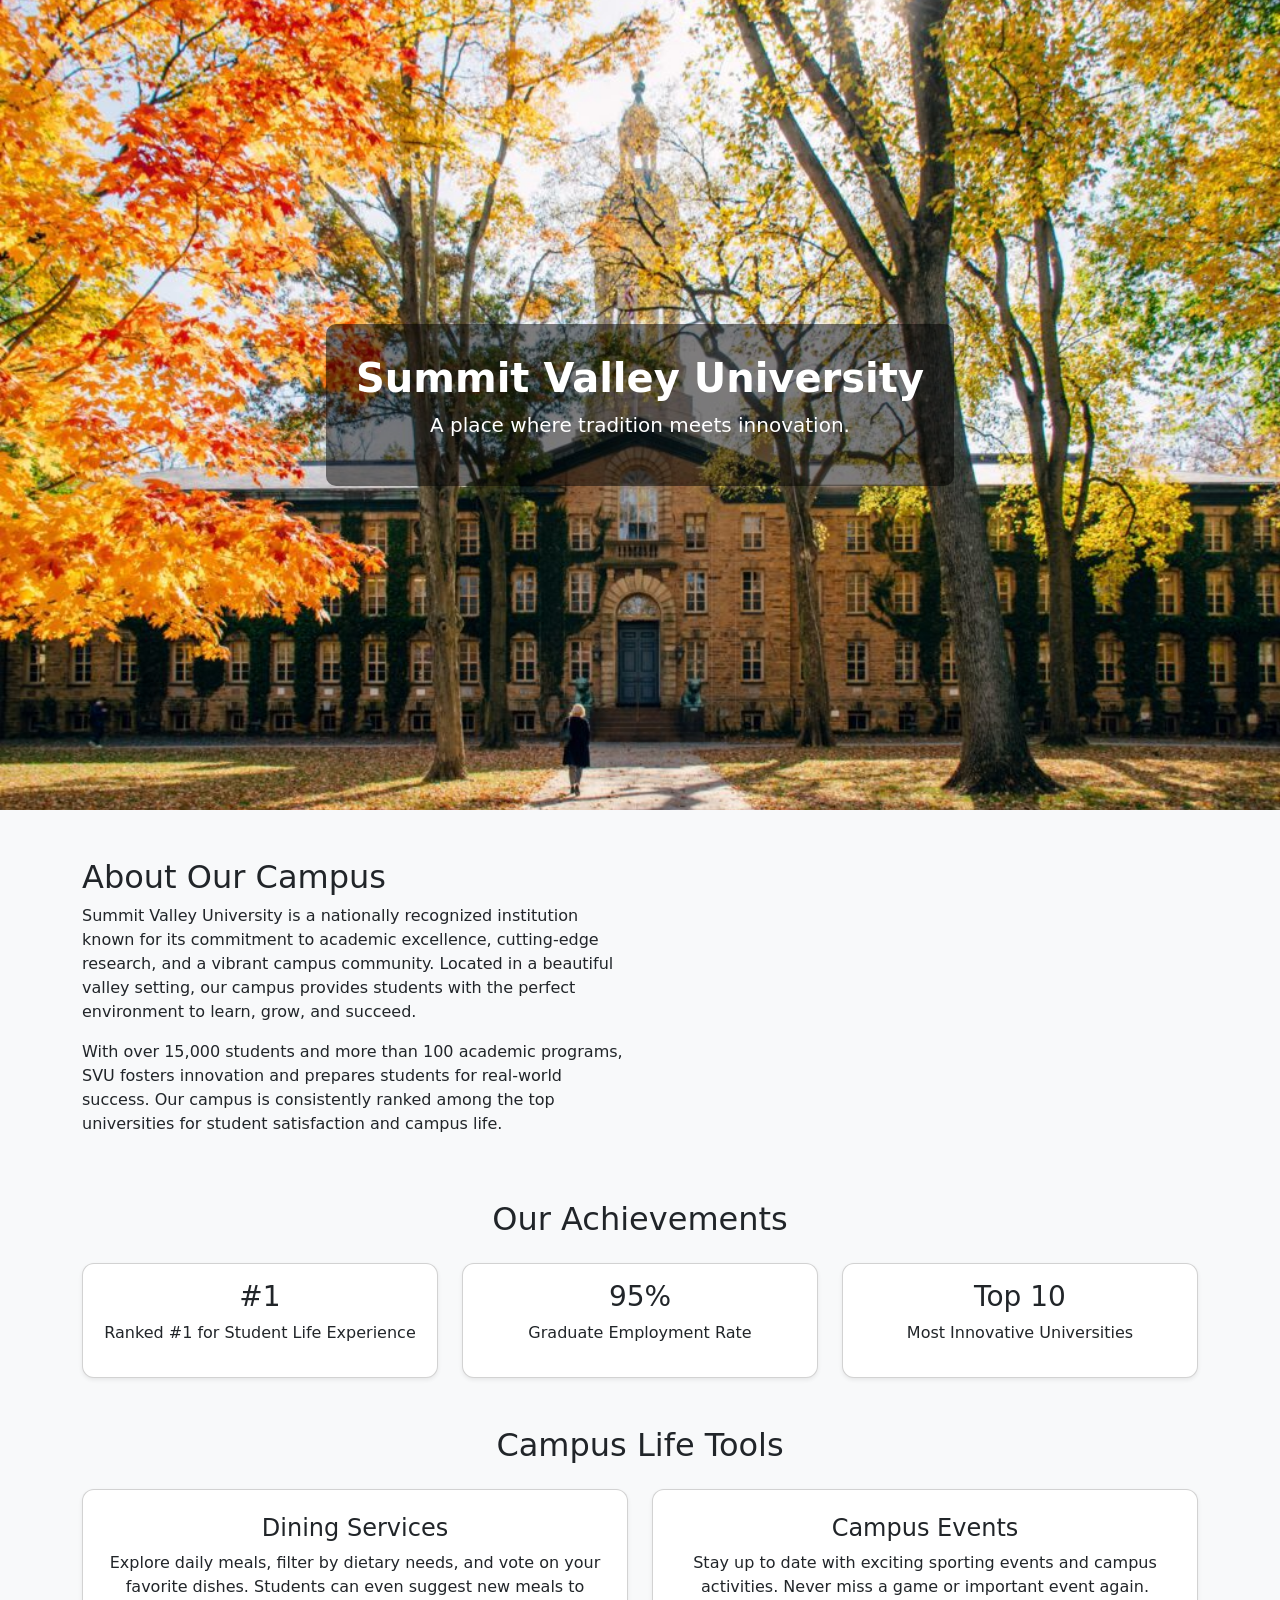
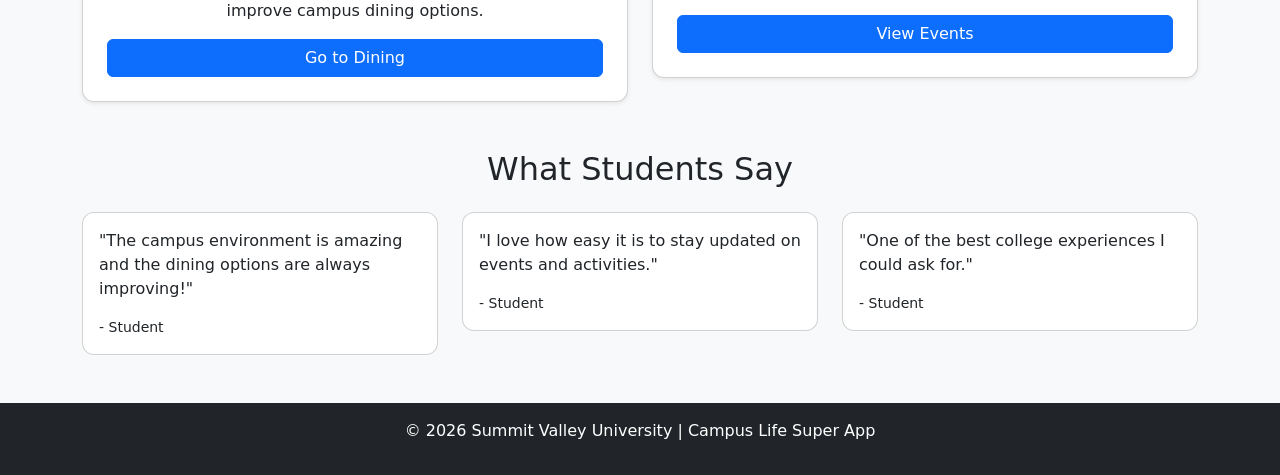
<file: index.html>
<!DOCTYPE html>
<html lang="en">
<head>
  <meta charset="UTF-8">
  <title>Summit Valley University</title>

  <!-- Bootstrap -->
  <link href="https://cdn.jsdelivr.net/npm/bootstrap@5.3.0/dist/css/bootstrap.min.css" rel="stylesheet">
  <link rel="stylesheet" href="css/style.css">
</head>

<body>

<!-- HERO IMAGE SECTION -->
<div class="hero-image d-flex align-items-center justify-content-center text-center">
  <div class="hero-text text-white">
    <h1>Summit Valley University</h1>
    <p class="lead">A place where tradition meets innovation.</p>
  </div>
</div>

<!-- ABOUT SECTION -->
<div class="container mt-5">
  <div class="row">
    <div class="col-md-6">
      <h2>About Our Campus</h2>
      <p>
        Summit Valley University is a nationally recognized institution known for its commitment to academic excellence, cutting-edge research, and a vibrant campus community. Located in a beautiful valley setting, our campus provides students with the perfect environment to learn, grow, and succeed.
      </p>
      <p>
        With over 15,000 students and more than 100 academic programs, SVU fosters innovation and prepares students for real-world success. Our campus is consistently ranked among the top universities for student satisfaction and campus life.
      </p>
    </div>
  </div>
</div>

<!-- ACHIEVEMENTS -->
<div class="container mt-5 text-center">
  <h2>Our Achievements</h2>

  <div class="row mt-4">
    <div class="col-md-4">
      <div class="card p-3 shadow-sm">
        <h3>#1</h3>
        <p>Ranked #1 for Student Life Experience</p>
      </div>
    </div>

    <div class="col-md-4">
      <div class="card p-3 shadow-sm">
        <h3>95%</h3>
        <p>Graduate Employment Rate</p>
      </div>
    </div>

    <div class="col-md-4">
      <div class="card p-3 shadow-sm">
        <h3>Top 10</h3>
        <p>Most Innovative Universities</p>
      </div>
    </div>
  </div>
</div>

<!-- FEATURES -->
<div class="container mt-5">
  <h2 class="text-center">Campus Life Tools</h2>

  <div class="row mt-4">

    <div class="col-md-6">
      <div class="card p-4 shadow-sm text-center">
        <h4>Dining Services</h4>
        <p>
          Explore daily meals, filter by dietary needs, and vote on your favorite dishes. Students can even suggest new meals to improve campus dining options.
        </p>
        <a href="dining.html" class="btn btn-primary">Go to Dining</a>
      </div>
    </div>

    <div class="col-md-6">
      <div class="card p-4 shadow-sm text-center">
        <h4>Campus Events</h4>
        <p>
          Stay up to date with exciting sporting events and campus activities. Never miss a game or important event again.
        </p>
        <a href="events.html" class="btn btn-primary">View Events</a>
      </div>
    </div>

  </div>
</div>

<!-- TESTIMONIALS -->
<div class="container mt-5">
  <h2 class="text-center">What Students Say</h2>

  <div class="row mt-4">
    <div class="col-md-4">
      <div class="card p-3">
        <p>"The campus environment is amazing and the dining options are always improving!"</p>
        <small>- Student</small>
      </div>
    </div>

    <div class="col-md-4">
      <div class="card p-3">
        <p>"I love how easy it is to stay updated on events and activities."</p>
        <small>- Student</small>
      </div>
    </div>

    <div class="col-md-4">
      <div class="card p-3">
        <p>"One of the best college experiences I could ask for."</p>
        <small>- Student</small>
      </div>
    </div>
  </div>
</div>

<!-- FOOTER -->
<footer class="bg-dark text-white text-center p-3 mt-5">
  <p>© 2026 Summit Valley University | Campus Life Super App</p>
</footer>

</body>
</html>
</file>
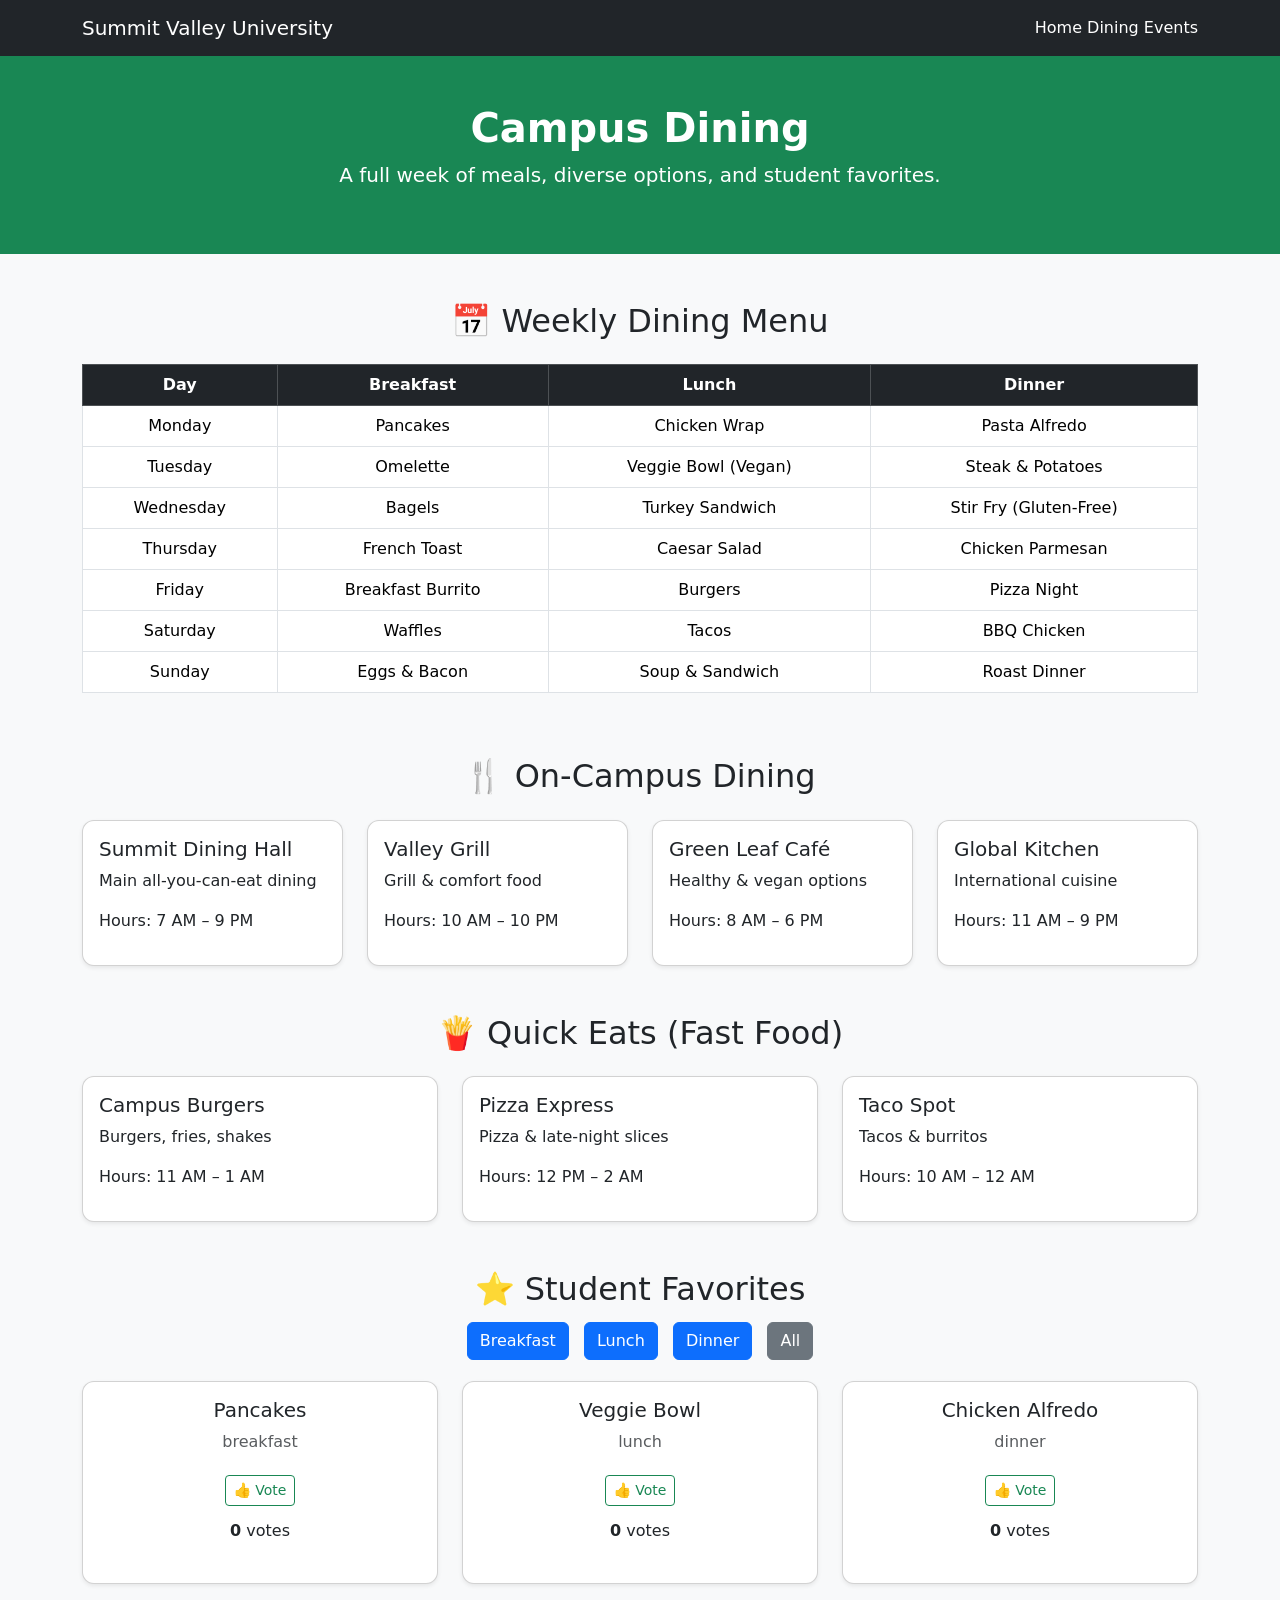
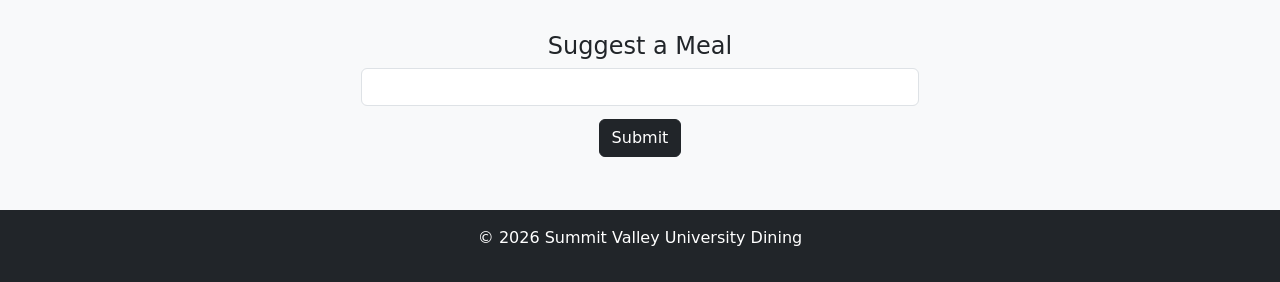
<file: dining.html>
<!DOCTYPE html>
<html lang="en">
<head>
  <meta charset="UTF-8">
  <title>Dining | Summit Valley University</title>

  <link href="https://cdn.jsdelivr.net/npm/bootstrap@5.3.0/dist/css/bootstrap.min.css" rel="stylesheet">
  <link rel="stylesheet" href="css/style.css">
</head>

<body>

<!-- NAVBAR -->
<nav class="navbar navbar-expand-lg navbar-dark bg-dark">
  <div class="container">
    <a class="navbar-brand">Summit Valley University</a>
    <div>
      <a class="nav-link d-inline text-white" href="index.html">Home</a>
      <a class="nav-link d-inline text-white" href="dining.html">Dining</a>
      <a class="nav-link d-inline text-white" href="events.html">Events</a>
    </div>
  </div>
</nav>
<!-- HERO -->
<div class="bg-success text-white text-center p-5">
  <h1>Campus Dining</h1>
  <p class="lead">A full week of meals, diverse options, and student favorites.</p>
</div>

<div class="container mt-5">

<!-- WEEKLY MENU -->
<h2 class="text-center mb-4">📅 Weekly Dining Menu</h2>

<div class="table-responsive">
<table class="table table-bordered text-center">
  <thead class="table-dark">
    <tr>
      <th>Day</th>
      <th>Breakfast</th>
      <th>Lunch</th>
      <th>Dinner</th>
    </tr>
  </thead>
  <tbody>
    <tr>
      <td>Monday</td>
      <td>Pancakes</td>
      <td>Chicken Wrap</td>
      <td>Pasta Alfredo</td>
    </tr>
    <tr>
      <td>Tuesday</td>
      <td>Omelette</td>
      <td>Veggie Bowl (Vegan)</td>
      <td>Steak & Potatoes</td>
    </tr>
    <tr>
      <td>Wednesday</td>
      <td>Bagels</td>
      <td>Turkey Sandwich</td>
      <td>Stir Fry (Gluten-Free)</td>
    </tr>
    <tr>
      <td>Thursday</td>
      <td>French Toast</td>
      <td>Caesar Salad</td>
      <td>Chicken Parmesan</td>
    </tr>
    <tr>
      <td>Friday</td>
      <td>Breakfast Burrito</td>
      <td>Burgers</td>
      <td>Pizza Night</td>
    </tr>
    <tr>
      <td>Saturday</td>
      <td>Waffles</td>
      <td>Tacos</td>
      <td>BBQ Chicken</td>
    </tr>
    <tr>
      <td>Sunday</td>
      <td>Eggs & Bacon</td>
      <td>Soup & Sandwich</td>
      <td>Roast Dinner</td>
    </tr>
  </tbody>
</table>
</div>

<!-- RESTAURANTS -->
<h2 class="text-center mt-5 mb-4">🍴 On-Campus Dining</h2>

<div class="row">

  <!-- DINING HALLS -->
  <div class="col-md-3">
    <div class="card p-3 shadow-sm">
      <h5>Summit Dining Hall</h5>
      <p>Main all-you-can-eat dining</p>
      <p>Hours: 7 AM – 9 PM</p>
    </div>
  </div>

  <div class="col-md-3">
    <div class="card p-3 shadow-sm">
      <h5>Valley Grill</h5>
      <p>Grill & comfort food</p>
      <p>Hours: 10 AM – 10 PM</p>
    </div>
  </div>

  <div class="col-md-3">
    <div class="card p-3 shadow-sm">
      <h5>Green Leaf Café</h5>
      <p>Healthy & vegan options</p>
      <p>Hours: 8 AM – 6 PM</p>
    </div>
  </div>

  <div class="col-md-3">
    <div class="card p-3 shadow-sm">
      <h5>Global Kitchen</h5>
      <p>International cuisine</p>
      <p>Hours: 11 AM – 9 PM</p>
    </div>
  </div>

</div>

<!-- FAST FOOD -->
<h2 class="text-center mt-5 mb-4">🍟 Quick Eats (Fast Food)</h2>

<div class="row">

  <div class="col-md-4">
    <div class="card p-3 shadow-sm">
      <h5>Campus Burgers</h5>
      <p>Burgers, fries, shakes</p>
      <p>Hours: 11 AM – 1 AM</p>
    </div>
  </div>

  <div class="col-md-4">
    <div class="card p-3 shadow-sm">
      <h5>Pizza Express</h5>
      <p>Pizza & late-night slices</p>
      <p>Hours: 12 PM – 2 AM</p>
    </div>
  </div>

  <div class="col-md-4">
    <div class="card p-3 shadow-sm">
      <h5>Taco Spot</h5>
      <p>Tacos & burritos</p>
      <p>Hours: 10 AM – 12 AM</p>
    </div>
  </div>

</div>

<!-- INTERACTIVE SECTION -->
<h2 class="text-center mt-5">⭐ Student Favorites</h2>

<div class="text-center mb-3">
  <button class="btn btn-primary" onclick="showCategory('breakfast')">Breakfast</button>
  <button class="btn btn-primary" onclick="showCategory('lunch')">Lunch</button>
  <button class="btn btn-primary" onclick="showCategory('dinner')">Dinner</button>
  <button class="btn btn-secondary" onclick="showAll()">All</button>
</div>

<div id="meal-container" class="row"></div>

<!-- SUGGESTION -->
<div class="mt-5 text-center">
  <h4>Suggest a Meal</h4>
  <input type="text" id="mealInput" class="form-control w-50 mx-auto mb-2">
  <button class="btn btn-dark" onclick="addMeal()">Submit</button>
</div>

</div>

<!-- FOOTER -->
<footer class="bg-dark text-white text-center p-3 mt-5">
  <p>© 2026 Summit Valley University Dining</p>
</footer>

<script src="js/script.js"></script>
</body>
</html>
</file>
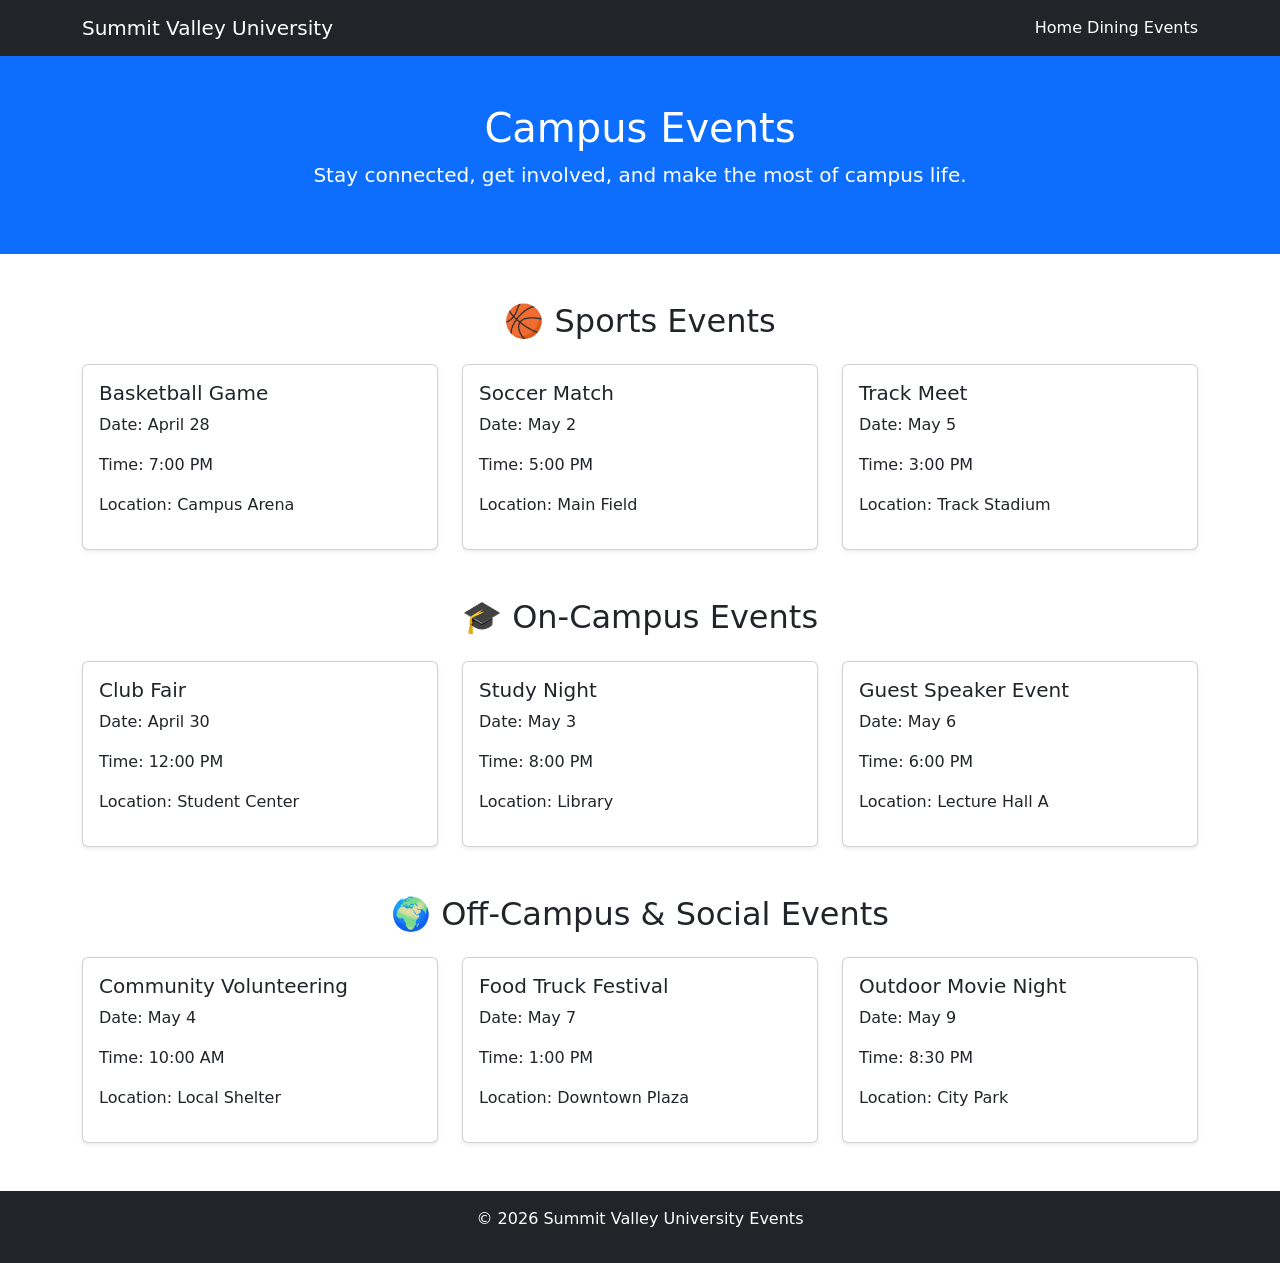
<file: events.html>
<!DOCTYPE html>
<html lang="en">
<head>
  <meta charset="UTF-8">
  <title>Events | Summit Valley University</title>

  <link href="https://cdn.jsdelivr.net/npm/bootstrap@5.3.0/dist/css/bootstrap.min.css" rel="stylesheet">
</head>

<body>

<!-- NAVBAR -->
<nav class="navbar navbar-expand-lg navbar-dark bg-dark">
  <div class="container">
    <a class="navbar-brand">Summit Valley University</a>
    <div>
      <a class="nav-link d-inline text-white" href="index.html">Home</a>
      <a class="nav-link d-inline text-white" href="dining.html">Dining</a>
      <a class="nav-link d-inline text-white" href="events.html">Events</a>
    </div>
  </div>
</nav>

<!-- HERO -->
<div class="bg-primary text-white text-center p-5">
  <h1>Campus Events</h1>
  <p class="lead">Stay connected, get involved, and make the most of campus life.</p>
</div>

<div class="container mt-5">

<!-- SPORTS EVENTS -->
<h2 class="text-center mb-4">🏀 Sports Events</h2>
<div class="row">

  <div class="col-md-4">
    <div class="card p-3 shadow-sm">
      <h5>Basketball Game</h5>
      <p>Date: April 28</p>
      <p>Time: 7:00 PM</p>
      <p>Location: Campus Arena</p>
    </div>
  </div>

  <div class="col-md-4">
    <div class="card p-3 shadow-sm">
      <h5>Soccer Match</h5>
      <p>Date: May 2</p>
      <p>Time: 5:00 PM</p>
      <p>Location: Main Field</p>
    </div>
  </div>

  <div class="col-md-4">
    <div class="card p-3 shadow-sm">
      <h5>Track Meet</h5>
      <p>Date: May 5</p>
      <p>Time: 3:00 PM</p>
      <p>Location: Track Stadium</p>
    </div>
  </div>

</div>

<!-- ON CAMPUS EVENTS -->
<h2 class="text-center mt-5 mb-4">🎓 On-Campus Events</h2>
<div class="row">

  <div class="col-md-4">
    <div class="card p-3 shadow-sm">
      <h5>Club Fair</h5>
      <p>Date: April 30</p>
      <p>Time: 12:00 PM</p>
      <p>Location: Student Center</p>
    </div>
  </div>

  <div class="col-md-4">
    <div class="card p-3 shadow-sm">
      <h5>Study Night</h5>
      <p>Date: May 3</p>
      <p>Time: 8:00 PM</p>
      <p>Location: Library</p>
    </div>
  </div>

  <div class="col-md-4">
    <div class="card p-3 shadow-sm">
      <h5>Guest Speaker Event</h5>
      <p>Date: May 6</p>
      <p>Time: 6:00 PM</p>
      <p>Location: Lecture Hall A</p>
    </div>
  </div>

</div>

<!-- OFF CAMPUS EVENTS -->
<h2 class="text-center mt-5 mb-4">🌍 Off-Campus & Social Events</h2>
<div class="row">

  <div class="col-md-4">
    <div class="card p-3 shadow-sm">
      <h5>Community Volunteering</h5>
      <p>Date: May 4</p>
      <p>Time: 10:00 AM</p>
      <p>Location: Local Shelter</p>
    </div>
  </div>

  <div class="col-md-4">
    <div class="card p-3 shadow-sm">
      <h5>Food Truck Festival</h5>
      <p>Date: May 7</p>
      <p>Time: 1:00 PM</p>
      <p>Location: Downtown Plaza</p>
    </div>
  </div>

  <div class="col-md-4">
    <div class="card p-3 shadow-sm">
      <h5>Outdoor Movie Night</h5>
      <p>Date: May 9</p>
      <p>Time: 8:30 PM</p>
      <p>Location: City Park</p>
    </div>
  </div>

</div>

</div>

<!-- FOOTER -->
<footer class="bg-dark text-white text-center p-3 mt-5">
  <p>© 2026 Summit Valley University Events</p>
</footer>

</body>
</html>
</file>
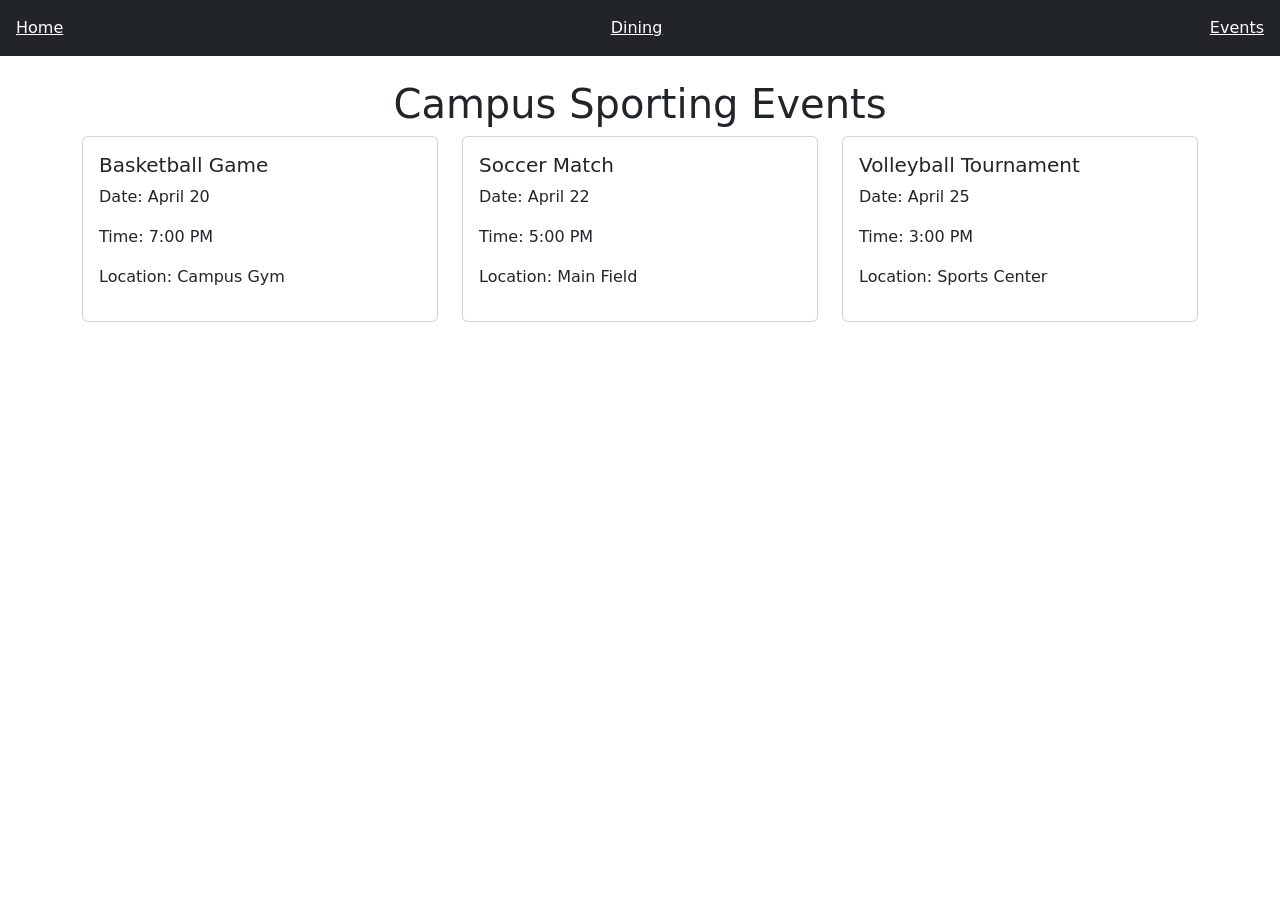
<file: sportsevents.html>
<!DOCTYPE html>
<html lang="en">
<head>
  <meta charset="UTF-8">
  <title>Events</title>

  <link href="https://cdn.jsdelivr.net/npm/bootstrap@5.3.0/dist/css/bootstrap.min.css" rel="stylesheet">
</head>

<body>

<nav class="navbar navbar-dark bg-dark p-3">
  <a class="text-white" href="index.html">Home</a>
  <a class="text-white" href="dining.html">Dining</a>
  <a class="text-white" href="events.html">Events</a>
</nav>

<div class="container mt-4">
  <h1 class="text-center">Campus Sporting Events</h1>

  <div class="row">

    <div class="col-md-4">
      <div class="card p-3">
        <h5>Basketball Game</h5>
        <p>Date: April 20</p>
        <p>Time: 7:00 PM</p>
        <p>Location: Campus Gym</p>
      </div>
    </div>

    <div class="col-md-4">
      <div class="card p-3">
        <h5>Soccer Match</h5>
        <p>Date: April 22</p>
        <p>Time: 5:00 PM</p>
        <p>Location: Main Field</p>
      </div>
    </div>

    <div class="col-md-4">
      <div class="card p-3">
        <h5>Volleyball Tournament</h5>
        <p>Date: April 25</p>
        <p>Time: 3:00 PM</p>
        <p>Location: Sports Center</p>
      </div>
    </div>

  </div>
</div>

</body>
</html>
</file>
<file: css/style.css>
body {
  background-color: #f8f9fa;
}

h1 {
  font-weight: 600;
}

.card {
  border-radius: 12px;
  transition: transform 0.2s ease;
}

.card:hover {
  transform: scale(1.03);
}

button {
  margin: 5px;
}

.card:hover {
  transform: scale(1.03);
  transition: 0.2s;
}

.hero-image {
  background-image: url("../images/campus.jpg");
  height: 90vh;
  background-size: cover;
  background-position: center;
  position: relative;
}

.hero-text {
  background: rgba(0, 0, 0, 0.5);
  padding: 30px;
  border-radius: 10px;
}
</file>
